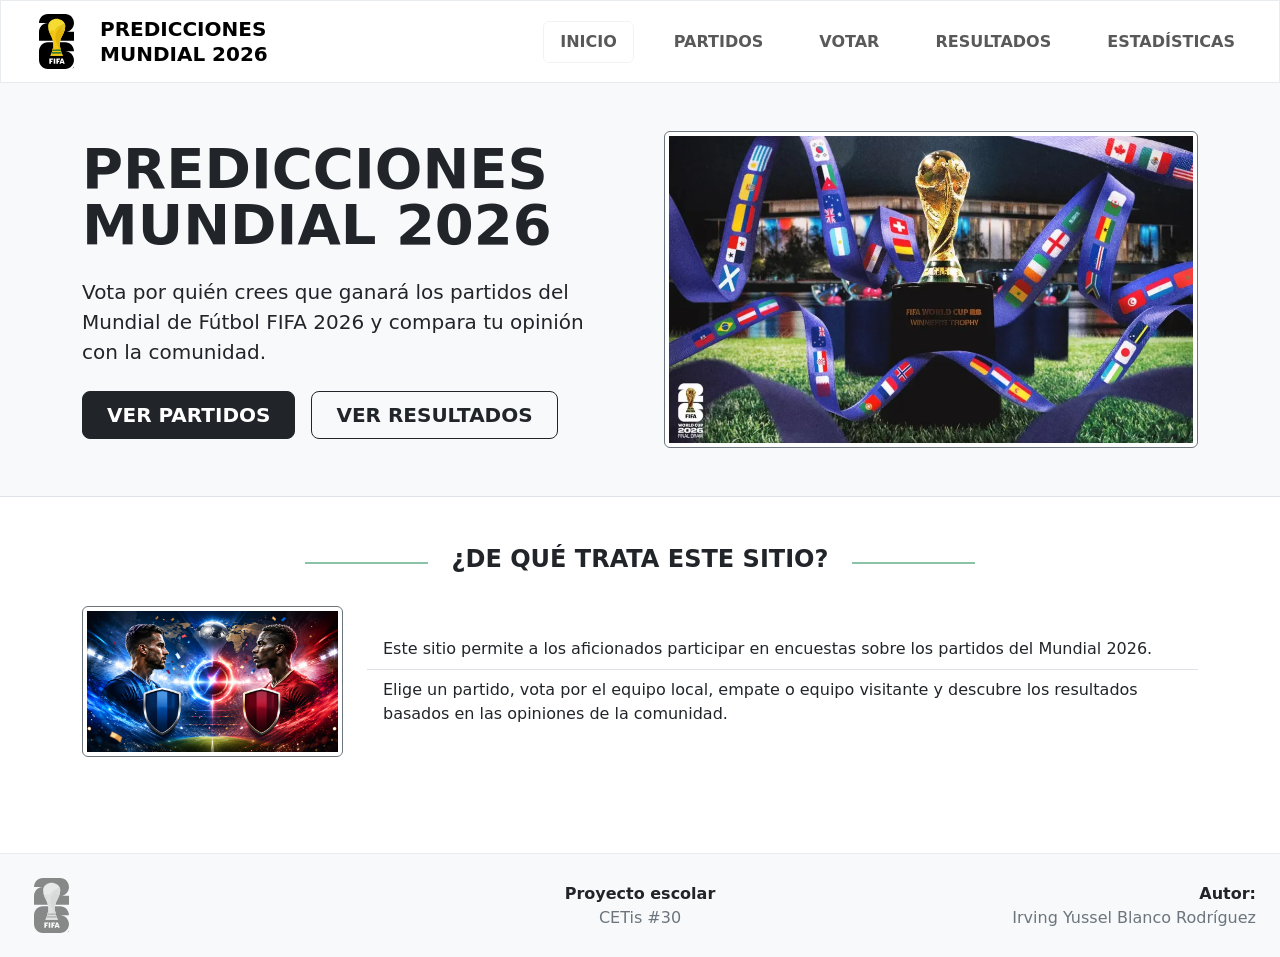
<file: index.html>
<html>
<head>
	<meta charset="UTF-8">
	<meta name="viewport" content="width=device-width, initial-scale=1.0">

	<title>Predicciones Mundial 2026</title>

	<link href="https://cdn.jsdelivr.net/npm/bootstrap@5.3.8/dist/css/bootstrap.min.css" rel="stylesheet" integrity="sha384-sRIl4kxILFvY47J16cr9ZwB07vP4J8+LH7qKQnuqkuIAvNWLzeN8tE5YBujZqJLB" crossorigin="anonymous">

	<link rel="stylesheet" href="https://cdn.jsdelivr.net/npm/bootstrap-icons@1.13.1/font/bootstrap-icons.min.css">

	<!-- Estilo personal -->
	<link rel="stylesheet" href="css/style.css?v=5">

</head>
	<body>
		<div id="menu"></div>

<!-- HERO / PORTADA -->
<section class="container-fluid py-5 hero border-bottom">
  <div class="container">
    <div class="row align-items-center g-5">

      <!-- Texto principal -->
      <div class="col-md-6">
        <h1 class="display-4 fw-bold text-dark lh-1">
          PREDICCIONES<br>
          MUNDIAL 2026
        </h1>

        <p class="lead mt-4 text-dark">
          Vota por quién crees que ganará los partidos del Mundial de Fútbol FIFA 2026
          y compara tu opinión con la comunidad.
        </p>

        <div class="d-flex flex-wrap gap-3 mt-4">
          <a href="partidos.html" class="btn btn-dark btn-lg px-4 fw-bold">
            VER PARTIDOS
          </a>

          <a href="resultados.html" class="btn btn-outline-dark btn-lg px-4 fw-bold">
            VER RESULTADOS
          </a>
        </div>
      </div>

      <!-- Imagen principal -->
      <div class="col-md-6">
        <div class="border border-secondary bg-white rounded p-1 text-center">
          <img src="img/trofeo.jpg"
               alt="Imagen del Mundial 2026"
               class="img-fluid hero-img">
        </div>
      </div>

    </div>
  </div>
</section>

<!-- SEPARADOR ONDULADO SIMPLE -->
<div class="bg-light">
  <div class="wave-separator"></div>
</div>

<!-- ¿DE QUÉ TRATA ESTE SITIO? -->
<section class="container py-5">

<div class="text-center mb-4 section-heading">
  <h2 class="fw-bold fs-4 text-uppercase d-inline-block px-4 bg-white position-relative">
    ¿De qué trata este sitio?
  </h2>
</div>

  <div class="row align-items-center g-4">

    <!-- Imagen secundaria -->
    <div class="col-md-3 text-center">
      <div class="border border-secondary p-1 bg-white rounded">
        <img src="img/vs.png"
             alt="Votación del Mundial"
             class="img-fluid about-img">
      </div>
    </div>

    <!-- Texto explicativo -->


    <div class="col-md-9">

    	<ul class="list-group list-group-flush">
  <li class="list-group-item">Este sitio permite a los aficionados participar en encuestas sobre los partidos del Mundial 2026.</li>
  <li class="list-group-item">Elige un partido, vota por el equipo local, empate o equipo visitante y descubre los resultados basados en las opiniones de la comunidad.</li>
</ul>

    </div>

  </div>
</section>

		<div id="pie"></div>

<!-- jQuery -->
  <script src="https://code.jquery.com/jquery-3.7.1.min.js"></script>

<!-- Bootstrap JS -->
<script src="https://cdn.jsdelivr.net/npm/bootstrap@5.3.8/dist/js/bootstrap.bundle.min.js" integrity="sha384-FKyoEForCGlyvwx9Hj09JcYn3nv7wiPVlz7YYwJrWVcXK/BmnVDxM+D2scQbITxI" crossorigin="anonymous"></script>

<!-- Script personal -->
<script src="js/script.js"></script>

	</body>
</html>
</file>
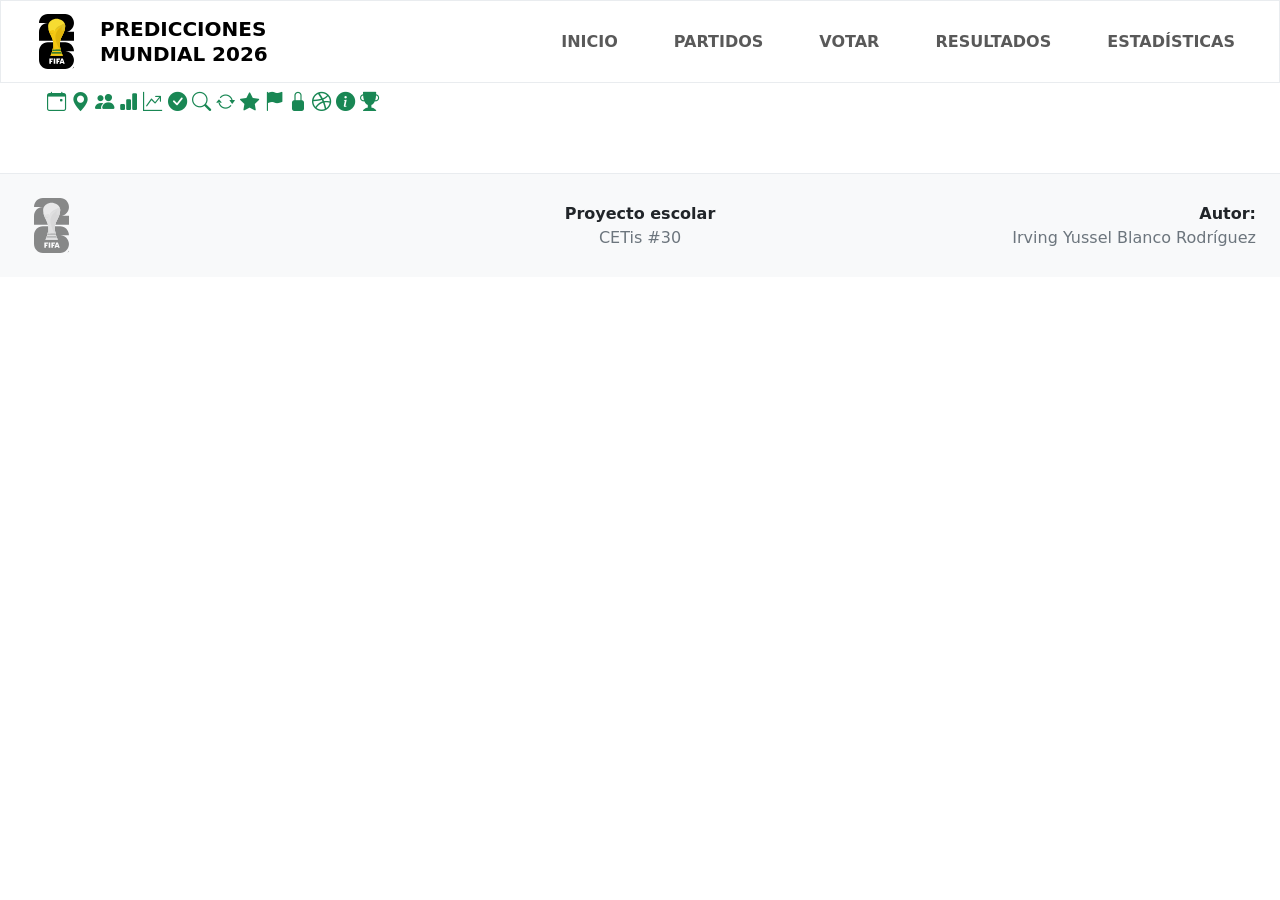
<file: icons.html>
<html>
<head>
	<meta charset="UTF-8">
	<meta name="viewport" content="width=device-width, initial-scale=1.0">

	<title>Predicciones Mundial 2026</title>

	<link href="https://cdn.jsdelivr.net/npm/bootstrap@5.3.8/dist/css/bootstrap.min.css" rel="stylesheet" integrity="sha384-sRIl4kxILFvY47J16cr9ZwB07vP4J8+LH7qKQnuqkuIAvNWLzeN8tE5YBujZqJLB" crossorigin="anonymous">

	<link rel="stylesheet" href="https://cdn.jsdelivr.net/npm/bootstrap-icons@1.13.1/font/bootstrap-icons.min.css">

	<!-- Estilo personal -->
	<link rel="stylesheet" href="css/style.css?v=2">

</head>
	<body>
		<div id="menu"></div>
		<span class="vs-icon">VS</span>
<i class="bi bi-calendar-event"></i>	<!-- Fecha del partido -->
<i class="bi bi-geo-alt-fill"></i>		<!-- Sede / estadio -->
<i class="bi bi-people-fill"></i>		<!-- Comunidad -->
<i class="bi bi-bar-chart-fill"></i>	<!-- Resultados -->
<i class="bi bi-graph-up-arrow"></i>	<!-- Estadísticas -->
<i class="bi bi-check-circle-fill"></i>	<!-- Confirmar voto -->
<i class="bi bi-search"></i>			<!-- Buscar partido -->
<i class="bi bi-arrow-repeat"></i>		<!-- Actualizar resultados -->
<i class="bi bi-star-fill"></i>			<!-- Selección favorita -->
<i class="bi bi-flag-fill"></i>			<!-- Bandera -->
<i class="bi bi-lock-fill"></i>			<!-- Candado -->
<i class="bi bi-handshake"></i>			<!-- Empate -->
<i class="bi bi-dribbble"></i>			<!-- Balón -->
<i class="bi bi-info-circle-fill"></i>	<!-- Información -->
<i class="bi bi-trophy-fill"></i>		<!-- VS / Enfrentamiento -->

		<div id="pie"></div>

<!-- jQuery -->
  <script src="https://code.jquery.com/jquery-3.7.1.min.js"></script>

<!-- Bootstrap JS -->
<script src="https://cdn.jsdelivr.net/npm/bootstrap@5.3.8/dist/js/bootstrap.bundle.min.js" integrity="sha384-FKyoEForCGlyvwx9Hj09JcYn3nv7wiPVlz7YYwJrWVcXK/BmnVDxM+D2scQbITxI" crossorigin="anonymous"></script>

<!-- Script personal -->
<script src="js/script.js"></script>

	</body>
</html>
</file>
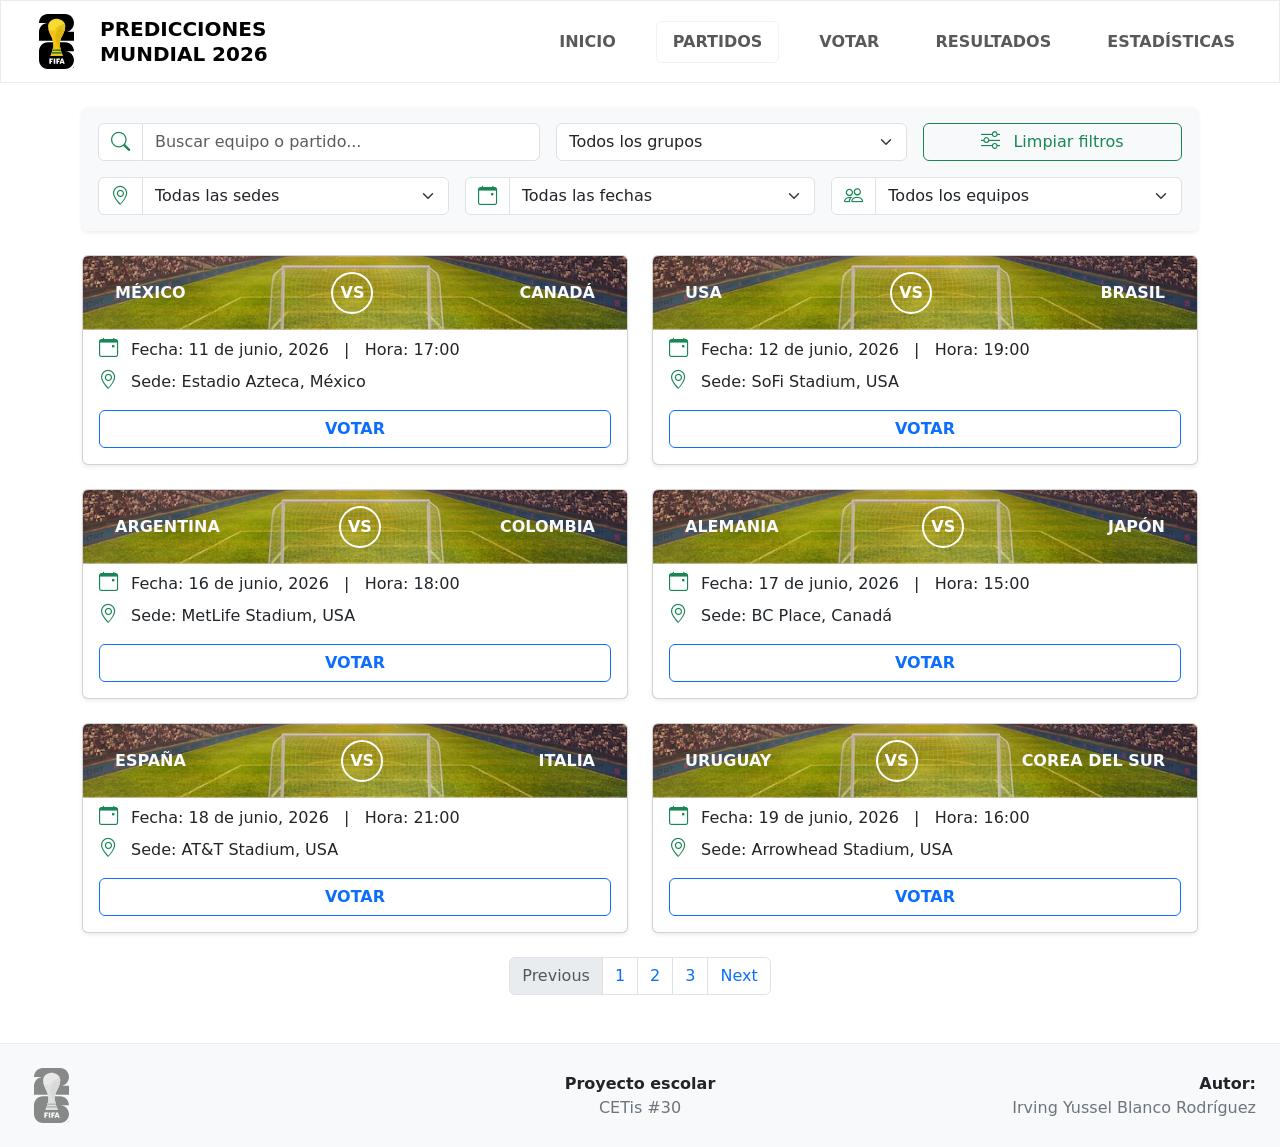
<file: partidos.html>
<html>
<head>
	<meta charset="UTF-8">
	<meta name="viewport" content="width=device-width, initial-scale=1.0">

	<title>Predicciones Mundial 2026</title>

	<link href="https://cdn.jsdelivr.net/npm/bootstrap@5.3.8/dist/css/bootstrap.min.css" rel="stylesheet" integrity="sha384-sRIl4kxILFvY47J16cr9ZwB07vP4J8+LH7qKQnuqkuIAvNWLzeN8tE5YBujZqJLB" crossorigin="anonymous">

	<link rel="stylesheet" href="https://cdn.jsdelivr.net/npm/bootstrap-icons@1.13.1/font/bootstrap-icons.min.css">

	<!-- Estilo personal -->
	<link rel="stylesheet" href="css/style.css?v=6">

</head>
	<body>
		<div id="menu"></div>

		

  <main class="container pt-4">

    <!-- FILTROS -->
    <section class="card hero shadow-sm border-0 mb-4">
      <div class="card-body">
        <div class="row g-3">

          <!-- Buscar -->
          <div class="col-md-5">
            <div class="input-group">
              <span class="input-group-text bg-white">
                <i class="bi bi-search"></i>
              </span>
              <input type="text" class="form-control" placeholder="Buscar equipo o partido...">
            </div>
          </div>

          <!-- Grupo -->
          <div class="col-md-4">
            <select class="form-select">
              <option selected>Todos los grupos</option>
              <option>Grupo A</option>
              <option>Grupo B</option>
              <option>Grupo C</option>
            </select>
          </div>

          <!-- Botón limpiar -->
          <div class="col-md-3">
            <button class="btn btn-outline-secondary w-100">
              <i class="bi bi-sliders me-2"></i> Limpiar filtros
            </button>
          </div>

          <!-- Sede -->
          <div class="col-md-4">
            <div class="input-group">
              <span class="input-group-text bg-white">
                <i class="bi bi-geo-alt"></i>
              </span>
              <select class="form-select">
                <option selected>Todas las sedes</option>
                <option>Estadio Azteca</option>
                <option>SoFi Stadium</option>
                <option>MetLife Stadium</option>
              </select>
            </div>
          </div>

          <!-- Fecha -->
          <div class="col-md-4">
            <div class="input-group">
              <span class="input-group-text bg-white">
                <i class="bi bi-calendar-event"></i>
              </span>
              <select class="form-select">
                <option selected>Todas las fechas</option>
                <option>11 de junio, 2026</option>
                <option>12 de junio, 2026</option>
                <option>16 de junio, 2026</option>
              </select>
            </div>
          </div>

          <!-- Equipo -->
          <div class="col-md-4">
            <div class="input-group">
              <span class="input-group-text bg-white">
                <i class="bi bi-people"></i>
              </span>
              <select class="form-select">
                <option selected>Todos los equipos</option>
                <option>México</option>
                <option>Canadá</option>
                <option>Brasil</option>
              </select>
            </div>
          </div>

        </div>
      </div>
    </section>

    <!-- TARJETAS DE PARTIDOS -->
    <section class="row g-4">

      <!-- Partido 1 -->
      <div class="col-md-6">
        <div class="card h-100 shadow-sm partido-card">
          <div class="card-header text-center border-0 py-3">
            <div class="d-flex justify-content-between align-items-center px-3 partido-header">
              <span class="fw-bold text-uppercase text-light">MÉXICO</span>
              <span class="vs-icon">VS</span>
              <span class="fw-bold text-uppercase text-light">CANADÁ</span>
            </div>
          </div>
          <div class="card-body pt-2">
            <p class="mb-2">
              <i class="bi bi-calendar-event me-2"></i>
              Fecha: 11 de junio, 2026 &nbsp; | &nbsp; Hora: 17:00
            </p>
            <p class="mb-3">
              <i class="bi bi-geo-alt me-2"></i>
              Sede: Estadio Azteca, México
            </p>
            <a href="votar.html" class="btn btn-outline-primary w-100 fw-semibold">VOTAR</a>
          </div>
        </div>
      </div>

      <!-- Partido 2 -->
      <div class="col-md-6">
        <div class="card h-100 shadow-sm partido-card">
          <div class="card-header text-center border-0 py-3">
            <div class="d-flex justify-content-between align-items-center px-3 partido-header">
              <span class="fw-bold text-uppercase text-light">USA</span>
              <span class="vs-icon">VS</span>
              <span class="fw-bold text-uppercase text-light">BRASIL</span>
            </div>
          </div>
          <div class="card-body pt-2">
            <p class="mb-2">
              <i class="bi bi-calendar-event me-2"></i>
              Fecha: 12 de junio, 2026 &nbsp; | &nbsp; Hora: 19:00
            </p>
            <p class="mb-3">
              <i class="bi bi-geo-alt me-2"></i>
              Sede: SoFi Stadium, USA
            </p>
            <a href="votar.html" class="btn btn-outline-primary w-100 fw-semibold">VOTAR</a>
          </div>
        </div>
      </div>

      <!-- Partido 3 -->
      <div class="col-md-6">
        <div class="card h-100 shadow-sm partido-card">
          <div class="card-header text-center border-0 py-3">
            <div class="d-flex justify-content-between align-items-center px-3 partido-header">
              <span class="fw-bold text-uppercase text-light">ARGENTINA</span>
              <span class="vs-icon">VS</span>
              <span class="fw-bold text-uppercase text-light">COLOMBIA</span>
            </div>
          </div>
          <div class="card-body pt-2">
            <p class="mb-2">
              <i class="bi bi-calendar-event me-2"></i>
              Fecha: 16 de junio, 2026 &nbsp; | &nbsp; Hora: 18:00
            </p>
            <p class="mb-3">
              <i class="bi bi-geo-alt me-2"></i>
              Sede: MetLife Stadium, USA
            </p>
            <a href="votar.html" class="btn btn-outline-primary w-100 fw-semibold">VOTAR</a>
          </div>
        </div>
      </div>

      <!-- Partido 4 -->
      <div class="col-md-6">
        <div class="card h-100 shadow-sm partido-card">
          <div class="card-header text-center border-0 py-3">
            <div class="d-flex justify-content-between align-items-center px-3 partido-header">
              <span class="fw-bold text-uppercase text-light">ALEMANIA</span>
              <span class="vs-icon">VS</span>
              <span class="fw-bold text-uppercase text-light">JAPÓN</span>
            </div>
          </div>
          <div class="card-body pt-2">
            <p class="mb-2">
              <i class="bi bi-calendar-event me-2"></i>
              Fecha: 17 de junio, 2026 &nbsp; | &nbsp; Hora: 15:00
            </p>
            <p class="mb-3">
              <i class="bi bi-geo-alt me-2"></i>
              Sede: BC Place, Canadá
            </p>
            <a href="votar.html" class="btn btn-outline-primary w-100 fw-semibold">VOTAR</a>
          </div>
        </div>
      </div>

      <!-- Partido 5 -->
      <div class="col-md-6">
        <div class="card h-100 shadow-sm partido-card">
          <div class="card-header text-center border-0 py-3">
            <div class="d-flex justify-content-between align-items-center px-3 partido-header">
              <span class="fw-bold text-uppercase text-light">ESPAÑA</span>
              <span class="vs-icon">VS</span>
              <span class="fw-bold text-uppercase text-light">ITALIA</span>
            </div>
          </div>
          <div class="card-body pt-2">
            <p class="mb-2">
              <i class="bi bi-calendar-event me-2"></i>
              Fecha: 18 de junio, 2026 &nbsp; | &nbsp; Hora: 21:00
            </p>
            <p class="mb-3">
              <i class="bi bi-geo-alt me-2"></i>
              Sede: AT&T Stadium, USA
            </p>
            <a href="votar.html" class="btn btn-outline-primary w-100 fw-semibold">VOTAR</a>
          </div>
        </div>
      </div>

      <!-- Partido 6 -->
      <div class="col-md-6">
        <div class="card h-100 shadow-sm partido-card">
          <div class="card-header text-center border-0 py-3">
            <div class="d-flex justify-content-between align-items-center px-3 partido-header">
              <span class="fw-bold text-uppercase text-light">URUGUAY</span>
              <span class="vs-icon">VS</span>
              <span class="fw-bold text-uppercase text-light">COREA DEL SUR</span>
            </div>
          </div>
          <div class="card-body pt-2">
            <p class="mb-2">
              <i class="bi bi-calendar-event me-2"></i>
              Fecha: 19 de junio, 2026 &nbsp; | &nbsp; Hora: 16:00
            </p>
            <p class="mb-3">
              <i class="bi bi-geo-alt me-2"></i>
              Sede: Arrowhead Stadium, USA
            </p>
            <a href="votar.html" class="btn btn-outline-primary w-100 fw-semibold">VOTAR</a>
          </div>
        </div>
      </div>

    </section>

    <!-- PAGINACIÓN -->
<nav class="pt-4">
  <ul class="pagination justify-content-center">
    <li class="page-item disabled">
      <a class="page-link">Previous</a>
    </li>
    <li class="page-item"><a class="page-link" href="#">1</a></li>
    <li class="page-item"><a class="page-link" href="#">2</a></li>
    <li class="page-item"><a class="page-link" href="#">3</a></li>
    <li class="page-item">
      <a class="page-link" href="#">Next</a>
    </li>
  </ul>
</nav>

  </main>


		<div id="pie"></div>

<!-- jQuery -->
  <script src="https://code.jquery.com/jquery-3.7.1.min.js"></script>

<!-- Bootstrap JS -->
<script src="https://cdn.jsdelivr.net/npm/bootstrap@5.3.8/dist/js/bootstrap.bundle.min.js" integrity="sha384-FKyoEForCGlyvwx9Hj09JcYn3nv7wiPVlz7YYwJrWVcXK/BmnVDxM+D2scQbITxI" crossorigin="anonymous"></script>

<!-- Script personal -->
<script src="js/script.js"></script>

	</body>
</html>
</file>
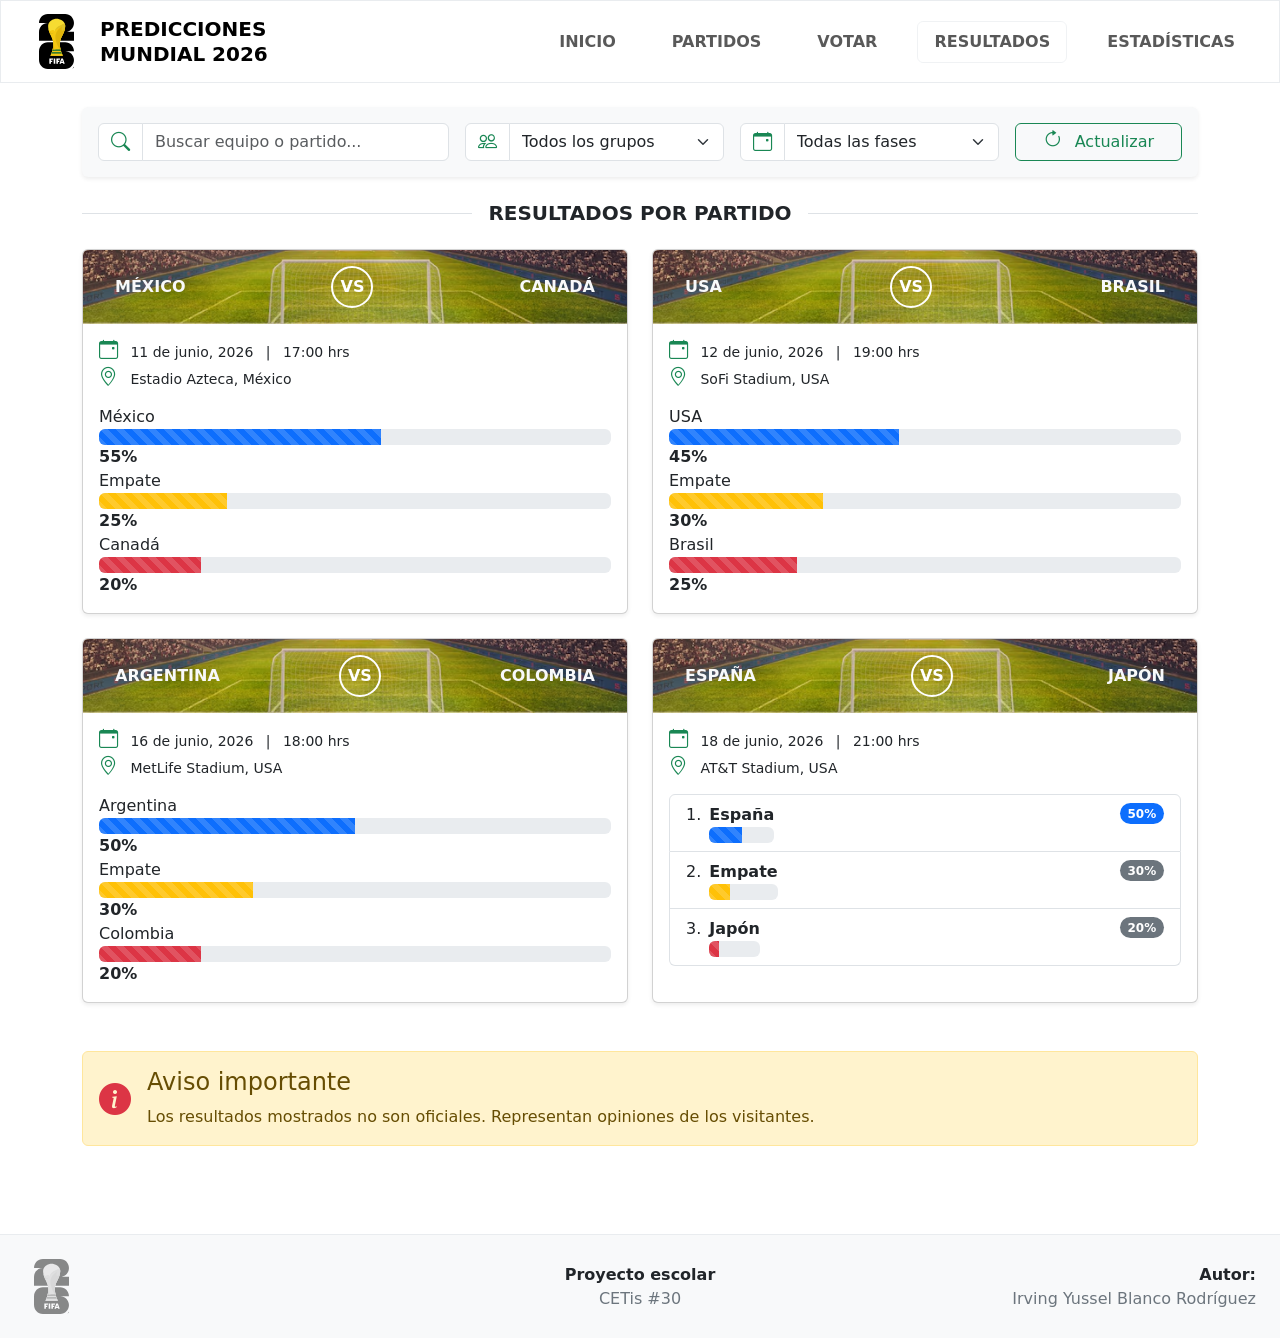
<file: resultados.html>
<html>
<head>
	<meta charset="UTF-8">
	<meta name="viewport" content="width=device-width, initial-scale=1.0">

	<title>Predicciones Mundial 2026</title>

	<link rel="stylesheet" href="css/bootstrap.min.css" > <!-- Bootstrap -->
	<link rel="stylesheet" href="css/icons/bootstrap-icons.min.css"> <!-- Bootstrap Icons -->
	<link rel="stylesheet" href="css/style.css?v=7"> <!-- Estilos -->

</head>
	<body>
		<div id="menu"></div>


<main class="container py-4">

  <!-- FILTROS -->
  <section class="card hero shadow-sm border-0 mb-4">
    <div class="card-body">
      <div class="row g-3">

        <div class="col-md-4">
          <div class="input-group">
            <span class="input-group-text bg-white">
              <i class="bi bi-search"></i>
            </span>
            <input type="text" class="form-control" placeholder="Buscar equipo o partido...">
          </div>
        </div>

        <div class="col-md-3">
          <div class="input-group">
            <span class="input-group-text bg-white">
              <i class="bi bi-people"></i>
            </span>
            <select class="form-select">
              <option selected>Todos los grupos</option>
              <option>Grupo A</option>
              <option>Grupo B</option>
              <option>Grupo C</option>
            </select>
          </div>
        </div>

        <div class="col-md-3">
          <div class="input-group">
            <span class="input-group-text bg-white">
              <i class="bi bi-calendar-event"></i>
            </span>
            <select class="form-select">
              <option selected>Todas las fases</option>
              <option>Fase de grupos</option>
              <option>Dieciseisavos</option>
              <option>Octavos de final</option>
            </select>
          </div>
        </div>

        <div class="col-md-2 ms-md-auto">
          <button class="btn btn-outline-secondary w-100">
            <i class="bi bi-arrow-clockwise me-2"></i>
            Actualizar
          </button>
        </div>

      </div>
    </div>
  </section>

  <!-- TÍTULO DE SECCIÓN -->
  <div class="d-flex align-items-center justify-content-center gap-3 my-4">
    <div class="border-top flex-grow-1"></div>
    <h2 class="fw-bold fs-5 text-uppercase mb-0 text-center">
      Resultados por partido
    </h2>
    <div class="border-top flex-grow-1"></div>
  </div>

  <!-- RESULTADOS POR PARTIDO -->
  <section class="row g-4">

    <!-- Partido 1 -->
    <div class="col-md-6">
      <div class="card h-100 shadow-sm partido-card">
        <div class="card-header text-center border-0 py-3">
          <div class="d-flex justify-content-between align-items-center px-3 partido-header">
            <span class="fw-bold text-uppercase text-light">México</span>
            <span class="vs-icon">VS</span>
            <span class="fw-bold text-uppercase text-light">Canadá</span>
          </div>
        </div>

        <div class="card-body">
          <p class="small mb-1">
            <i class="bi bi-calendar-event me-2"></i>
            11 de junio, 2026
            <span class="mx-2">|</span>
            17:00 hrs
          </p>

          <p class="small mb-3">
            <i class="bi bi-geo-alt me-2"></i>
            Estadio Azteca, México
          </p>

          <div class="resultado-linea">
            <span>México</span>
            <div class="progress flex-grow-1">
              <div class="progress-bar progress-bar-striped progress-bar-animated" style="width: 55%;"></div>
            </div>
            <strong>55%</strong>
          </div>

          <div class="resultado-linea">
            <span>Empate</span>
            <div class="progress flex-grow-1">
              <div class="progress-bar progress-bar-striped progress-bar-animated bg-warning" style="width: 25%;"></div>
            </div>
            <strong>25%</strong>
          </div>

          <div class="resultado-linea">
            <span>Canadá</span>
            <div class="progress flex-grow-1">
              <div class="progress-bar progress-bar-striped progress-bar-animated bg-danger" style="width: 20%;"></div>
            </div>
            <strong>20%</strong>
          </div>
        </div>
      </div>
    </div>

    <!-- Partido 2 -->
    <div class="col-md-6">
      <div class="card h-100 shadow-sm partido-card">
        <div class="card-header text-center border-0 py-3">
          <div class="d-flex justify-content-between align-items-center px-3 partido-header">
            <span class="fw-bold text-uppercase text-light">USA</span>
            <span class="vs-icon">VS</span>
            <span class="fw-bold text-uppercase text-light">Brasil</span>
          </div>
        </div>

        <div class="card-body">
          <p class="small mb-1">
            <i class="bi bi-calendar-event me-2"></i>
            12 de junio, 2026
            <span class="mx-2">|</span>
            19:00 hrs
          </p>

          <p class="small mb-3">
            <i class="bi bi-geo-alt me-2"></i>
            SoFi Stadium, USA
          </p>

          <div class="resultado-linea">
            <span>USA</span>
            <div class="progress flex-grow-1">
              <div class="progress-bar progress-bar-striped progress-bar-animated" style="width: 45%;"></div>
            </div>
            <strong>45%</strong>
          </div>

          <div class="resultado-linea">
            <span>Empate</span>
            <div class="progress flex-grow-1">
              <div class="progress-bar progress-bar-striped progress-bar-animated bg-warning" style="width: 30%;"></div>
            </div>
            <strong>30%</strong>
          </div>

          <div class="resultado-linea">
            <span>Brasil</span>
            <div class="progress flex-grow-1">
              <div class="progress-bar progress-bar-striped progress-bar-animated bg-danger" style="width: 25%;"></div>
            </div>
            <strong>25%</strong>
          </div>
        </div>
      </div>
    </div>

    <!-- Partido 3 -->
    <div class="col-md-6">
      <div class="card h-100 shadow-sm partido-card">
        <div class="card-header text-center border-0 py-3">
          <div class="d-flex justify-content-between align-items-center px-3 partido-header">
            <span class="fw-bold text-uppercase text-light">Argentina</span>
            <span class="vs-icon">VS</span>
            <span class="fw-bold text-uppercase text-light">Colombia</span>
          </div>
        </div>

        <div class="card-body">
          <p class="small mb-1">
            <i class="bi bi-calendar-event me-2"></i>
            16 de junio, 2026
            <span class="mx-2">|</span>
            18:00 hrs
          </p>

          <p class="small mb-3">
            <i class="bi bi-geo-alt me-2"></i>
            MetLife Stadium, USA
          </p>

          <div class="resultado-linea">
            <span>Argentina</span>
            <div class="progress flex-grow-1">
              <div class="progress-bar progress-bar-striped progress-bar-animated" style="width: 50%;"></div>
            </div>
            <strong>50%</strong>
          </div>

          <div class="resultado-linea">
            <span>Empate</span>
            <div class="progress flex-grow-1">
              <div class="progress-bar progress-bar-striped progress-bar-animated bg-warning" style="width: 30%;"></div>
            </div>
            <strong>30%</strong>
          </div>

          <div class="resultado-linea">
            <span>Colombia</span>
            <div class="progress flex-grow-1">
              <div class="progress-bar progress-bar-striped progress-bar-animated bg-danger" style="width: 20%;"></div>
            </div>
            <strong>20%</strong>
          </div>
        </div>
      </div>
    </div>

    <!-- Partido 4 -->
    <div class="col-md-6">
      <div class="card h-100 shadow-sm partido-card">
        <div class="card-header text-center border-0 py-3">
          <div class="d-flex justify-content-between align-items-center px-3 partido-header">
            <span class="fw-bold text-uppercase text-light">España</span>
            <span class="vs-icon">VS</span>
            <span class="fw-bold text-uppercase text-light">Japón</span>
          </div>
        </div>

        <div class="card-body">
          <p class="small mb-1">
            <i class="bi bi-calendar-event me-2"></i>
            18 de junio, 2026
            <span class="mx-2">|</span>
            21:00 hrs
          </p>

          <p class="small mb-3">
            <i class="bi bi-geo-alt me-2"></i>
            AT&amp;T Stadium, USA
          </p>

<ol class="list-group list-group-numbered">
  <li class="list-group-item d-flex justify-content-between align-items-start">
    <div class="ms-2 me-auto">
      <div class="fw-bold">España</div>
      <div class="progress flex-grow-1">
        <div class="progress-bar progress-bar-striped progress-bar-animated" style="width: 50%;"></div>
      </div>
    </div>
    <span class="badge text-bg-primary rounded-pill">50%</span>
  </li>
  <li class="list-group-item d-flex justify-content-between align-items-start">
    <div class="ms-2 me-auto">
      <div class="fw-bold">Empate</div>
      <div class="progress flex-grow-1">
        <div class="progress-bar progress-bar-striped progress-bar-animated bg-warning" style="width: 30%;"></div>
      </div>
    </div>
    <span class="badge text-bg-secondary rounded-pill">30%</span>
  </li>
  <li class="list-group-item d-flex justify-content-between align-items-start">
    <div class="ms-2 me-auto">
      <div class="fw-bold">Japón</div>
      <div class="progress flex-grow-1">
        <div class="progress-bar progress-bar-striped progress-bar-animated bg-danger" style="width: 20%;"></div>
      </div>
    </div>
    <span class="badge text-bg-secondary rounded-pill">20%</span>
  </li>
</ol>

        </div>
      </div>
    </div>

  </section>

  <!-- AVISO IMPORTANTE -->
  <section class="alert alert-warning mt-5 d-flex align-items-center gap-3" role="alert">
    <i class="bi bi-info-circle-fill fs-2 text-danger"></i>
    <div>
      <h4 class="alert-heading">Aviso importante</h4>
      <p class="mb-0">
        Los resultados mostrados no son oficiales. Representan opiniones de los visitantes.
      </p>
    </div>
  </section>

</main>
		<div id="pie"></div>
		
  	<script src="js/jquery-3.7.1.min.js"></script> <!-- jQuery -->
		<script src="js/bootstrap.bundle.min.js"></script> <!-- Bootstrap JS -->
		<script src="js/script.js"></script> <!-- Scripts -->
	</body>
</html>
</file>
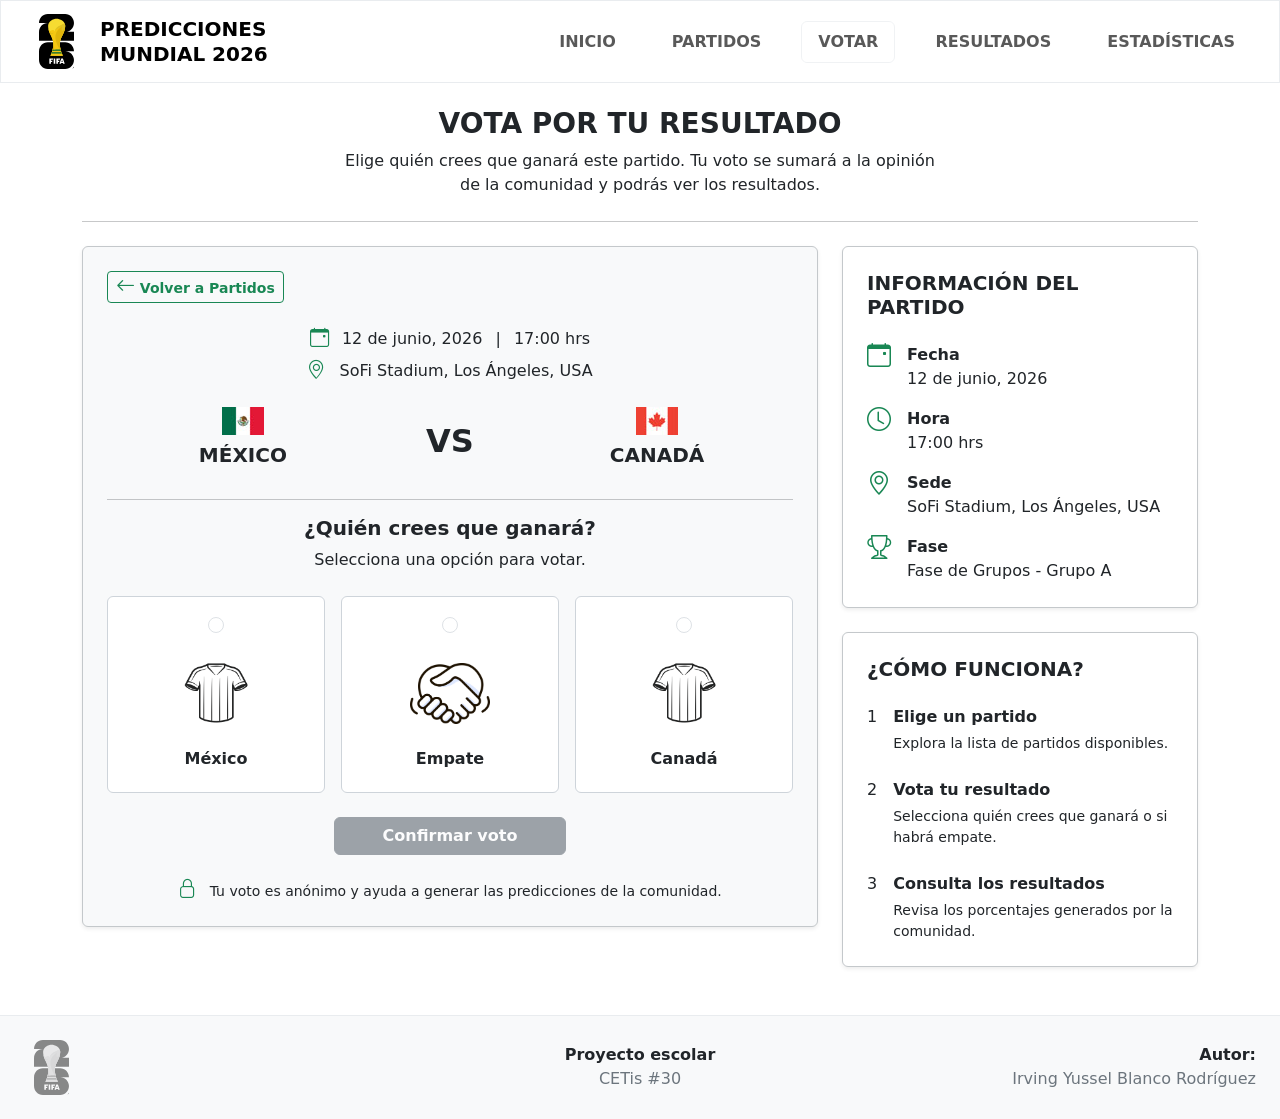
<file: votar.html>
<html>
<head>
	<meta charset="UTF-8">
	<meta name="viewport" content="width=device-width, initial-scale=1.0">

	<title>Predicciones Mundial 2026</title>

	<link rel="stylesheet" href="css/bootstrap.min.css" >
	<link rel="stylesheet" href="css/icons/bootstrap-icons.min.css">
	<link rel="stylesheet" href="css/style.css?v=7"> <!-- Estilo personal -->

</head>
	<body>
		<div id="menu"></div>

<main class="container pt-4">

  <!-- Título -->
  <section class="text-center mb-4">
    <h1 class="fw-bold text-uppercase fs-3">Vota por tu resultado</h1>
    <p class="mb-0">
      Elige quién crees que ganará este partido. Tu voto se sumará a la opinión<br>
      de la comunidad y podrás ver los resultados.
    </p>
  </section>

  <hr class="mb-4">

  <div class="row g-4">

    <!-- Columna principal -->
    <div class="col-lg-8">

      <section class="card hero border-secondary-subtle shadow-sm">
        <div class="card-body p-4">

          <!-- Botón volver -->
          <div class="mb-4">
            <a href="partidos.html" class="btn btn-outline-secondary btn-sm fw-semibold">
              <i class="bi bi-arrow-left"></i> Volver a Partidos
            </a>
          </div>

          <!-- Datos rápidos del partido -->
          <div class="text-center mb-4">
            <p class="mb-2">
              <i class="bi bi-calendar-event me-2"></i>
              12 de junio, 2026
              <span class="mx-2">|</span>
              17:00 hrs
            </p>

            <p class="mb-0">
              <i class="bi bi-geo-alt me-2"></i>
              SoFi Stadium, Los Ángeles, USA
            </p>
          </div>

          <!-- Equipos -->
          <div class="row align-items-center text-center mb-4">
            <div class="col-5">
              <div class="team-logo mx-auto mb-2">
                <img src="img/banderas/MEX.png" alt="México" class="img-fluid">
              </div>
              <h2 class="fs-5 fw-bold text-uppercase">México</h2>
            </div>

            <div class="col-2">
              <span class="fw-bold fs-2">VS</span>
            </div>

            <div class="col-5">
              <div class="team-logo mx-auto mb-2">
                <img src="img/banderas/CAN.png" alt="Canadá" class="img-fluid">
              </div>
              <h2 class="fs-5 fw-bold text-uppercase">Canadá</h2>
            </div>
          </div>

          <hr>

          <!-- Pregunta -->
          <div class="text-center mb-4">
            <h3 class="fs-5 fw-bold">¿Quién crees que ganará?</h3>
            <p class="mb-0">Selecciona una opción para votar.</p>
          </div>

          <!-- Opciones de voto -->
<div class="row g-3 text-center">

  <!-- México -->
  <div class="col-md-4">
    <div class="card h-100 vote-card" data-voto="votoMexico">
      <div class="card-body">

        <div class="form-check d-flex justify-content-center mb-3">
          <input class="form-check-input" type="radio" name="voto" id="votoMexico" value="mexico">
        </div>

        <img src="img/equipo.webp" alt="México" class="vote-img mb-3">

        <h4 class="fs-6 fw-bold">México</h4>

      </div>
    </div>
  </div>

  <!-- Empate -->
  <div class="col-md-4">
    <div class="card h-100 vote-card" data-voto="votoEmpate">
      <div class="card-body">

        <div class="form-check d-flex justify-content-center mb-3">
          <input class="form-check-input" type="radio" name="voto" id="votoEmpate" value="empate">
        </div>

        <img src="img/empate.webp" alt="Empate" class="vote-img mb-3">

        <h4 class="fs-6 fw-bold">Empate</h4>

      </div>
    </div>
  </div>

  <!-- Canadá -->
  <div class="col-md-4">
    <div class="card h-100 vote-card" data-voto="votoCanada">
      <div class="card-body">

        <div class="form-check d-flex justify-content-center mb-3">
          <input class="form-check-input" type="radio" name="voto" id="votoCanada" value="canada">
        </div>

        <img src="img/equipo.webp" alt="Canadá" class="vote-img mb-3">

        <h4 class="fs-6 fw-bold">Canadá</h4>

      </div>
    </div>
  </div>

</div>

          <!-- Confirmar voto -->
          <div class="text-center mt-4">
            <button class="btn btn-secondary px-5 fw-semibold" disabled>
              Confirmar voto
            </button>
          </div>

          <!-- Aviso -->
          <div class="text-center mt-4 small">
            <i class="bi bi-lock me-2"></i>
            Tu voto es anónimo y ayuda a generar las predicciones de la comunidad.
          </div>

        </div>
      </section>

    </div>

    <!-- Columna lateral -->
    <div class="col-lg-4">

      <!-- Información del partido -->
      <section class="card border-secondary-subtle shadow-sm mb-4">
        <div class="card-body p-4">
          <h2 class="fs-5 fw-bold text-uppercase mb-4">
            Información del partido
          </h2>

          <div class="d-flex gap-3 mb-3">
            <i class="bi bi-calendar-event fs-4"></i>
            <div>
              <p class="fw-bold mb-0">Fecha</p>
              <p class="mb-0">12 de junio, 2026</p>
            </div>
          </div>

          <div class="d-flex gap-3 mb-3">
            <i class="bi bi-clock fs-4"></i>
            <div>
              <p class="fw-bold mb-0">Hora</p>
              <p class="mb-0">17:00 hrs</p>
            </div>
          </div>

          <div class="d-flex gap-3 mb-3">
            <i class="bi bi-geo-alt fs-4"></i>
            <div>
              <p class="fw-bold mb-0">Sede</p>
              <p class="mb-0">SoFi Stadium, Los Ángeles, USA</p>
            </div>
          </div>

          <div class="d-flex gap-3">
            <i class="bi bi-trophy fs-4"></i>
            <div>
              <p class="fw-bold mb-0">Fase</p>
              <p class="mb-0">Fase de Grupos - Grupo A</p>
            </div>
          </div>
        </div>
      </section>

      <!-- Cómo funciona -->
      <section class="card border-secondary-subtle shadow-sm">
        <div class="card-body p-4">
          <h2 class="fs-5 fw-bold text-uppercase mb-4">
            ¿Cómo funciona?
          </h2>

          <div class="d-flex gap-3 mb-4">
            <span class="step-circle">1</span>
            <div>
              <p class="fw-bold mb-1">Elige un partido</p>
              <p class="mb-0 small">Explora la lista de partidos disponibles.</p>
            </div>
          </div>

          <div class="d-flex gap-3 mb-4">
            <span class="step-circle">2</span>
            <div>
              <p class="fw-bold mb-1">Vota tu resultado</p>
              <p class="mb-0 small">
                Selecciona quién crees que ganará o si habrá empate.
              </p>
            </div>
          </div>

          <div class="d-flex gap-3">
            <span class="step-circle">3</span>
            <div>
              <p class="fw-bold mb-1">Consulta los resultados</p>
              <p class="mb-0 small">
                Revisa los porcentajes generados por la comunidad.
              </p>
            </div>
          </div>

        </div>
      </section>

    </div>

  </div>

</main>

		<div id="pie"></div>

		<!-- jQuery -->
  		<script src="js/jquery-3.7.1.min.js"></script>

		<!-- Bootstrap JS -->
		<script src="js/bootstrap.bundle.min.js"></script>

		<!-- Script personal -->
		<script src="js/script.js"></script>
		<script src="js/votar.js"></script>
	</body>
</html>
</file>
<file: css/style.css>
:root {
  --color-primary: #0d6efd;
  --color-secondary: #198754;
  --color-dark: #212529;
  --color-accent: #dc3545;
  --color-light: #f8f9fa;
  --color-gold: #f4c430;
}

/* Personalizar botón primary */
.btn-outline-primary
{
  color: var(--color-primary);
  border-color: var(--color-primary);
}
.btn-primary {
  background-color: var(--color-primary);
  border-color: var(--color-primary);
}

/* Personalizar botón secondary */
.btn-outline-secondary
{
  color: var(--color-secondary);
  border-color: var(--color-secondary);
}
.btn-outline-secondary:hover {
  background-color: var(--color-secondary);
  border-color: var(--color-secondary);
}
.btn-outline-secondary:hover .bi{
  color: white;
}
.btn-secondary {
  background-color: var(--color-secondary);
  border-color: var(--color-secondary);
}

.btn-outline-dark
{
  color: var(--color-dark);
  border-color: var(--color-dark);
}
.btn-outline-dark:hover {
  background-color: var(--color-dark);
  border-color: var(--color-dark);
}
.btn-dark {
  background-color: var(--color-dark);
  border-color: var(--color-dark);
}

body {
  font-family: system-ui, -apple-system, BlinkMacSystemFont, "Segoe UI", sans-serif;
  color: var(--color-dark);
}

.btn-outline-secondary,
.hero {
  background-color: var(--color-light);
}

.logo-box {
  width: 55px;
  height: 55px;
  overflow: hidden;
}

.logo-mundial {
  max-width: 100%;
  max-height: 100%;
  object-fit: contain;
}

.logo-gris {
  filter: grayscale(100%);
  opacity: 0.45;
}

.section-heading {
  position: relative;
}

.section-heading::before {
  content: "";
  position: absolute;
  top: 50%;
  left: 20%;
  right: 20%;
  height: 1px;
  background-color: var(--color-secondary);
  transform: translateY(-50%);
}

.section-heading h2 {
  z-index: 1;
}

.card-header {
  background-image: url("../img/bg.png");
  background-repeat: no-repeat;
  background-position: center bottom;
  background-size: 100% auto; 
}

.card-partido {
  border-left: 6px solid var(--color-secondary);
}

.btn-local {
  background-color: var(--color-primary);
  color: white;
}

.btn-empate {
  background-color: var(--color-gold);
  color: var(--color-dark);
}

.btn-visitante {
  background-color: var(--color-accent);
  color: white;
}

.progress-local {
  background-color: var(--color-primary);
}

.progress-empate {
  background-color: var(--color-gold);
}

.progress-visitante {
  background-color: var(--color-accent);
}

.stat-card {
  background-color: white;
  border-radius: 14px;
  padding: 20px;
  border-top: 5px solid var(--color-primary);
  box-shadow: 0 4px 10px rgba(0,0,0,0.08);
}

.footer {
  background-color: var(--color-dark);
  color: white;
  padding: 25px;
  text-align: center;
}
.bi {
	font-size: 1.2rem;
	color: var(--color-secondary);
}
.vs-icon {
  display: inline-flex;
  align-items: center;
  justify-content: center;
  width: 42px;
  height: 42px;
  border: 2px solid white;
  color: white;
  border-radius: 50%;
  font-weight: bold;
}

.vote-card {
  cursor: pointer;
  border: 1px solid #ced4da;
  transition: all 0.2s ease-in-out;
}

.vote-card:hover {
  border-color: #212529;
  transform: translateY(-2px);
}

.vote-card.selected {
  border: 2px solid var(--color-primary);
  background-color: rgba(13, 110, 253, 0.08);
}

.vote-img {
  width: 80px;
  height: 80px;
  object-fit: contain;
}
</file>
